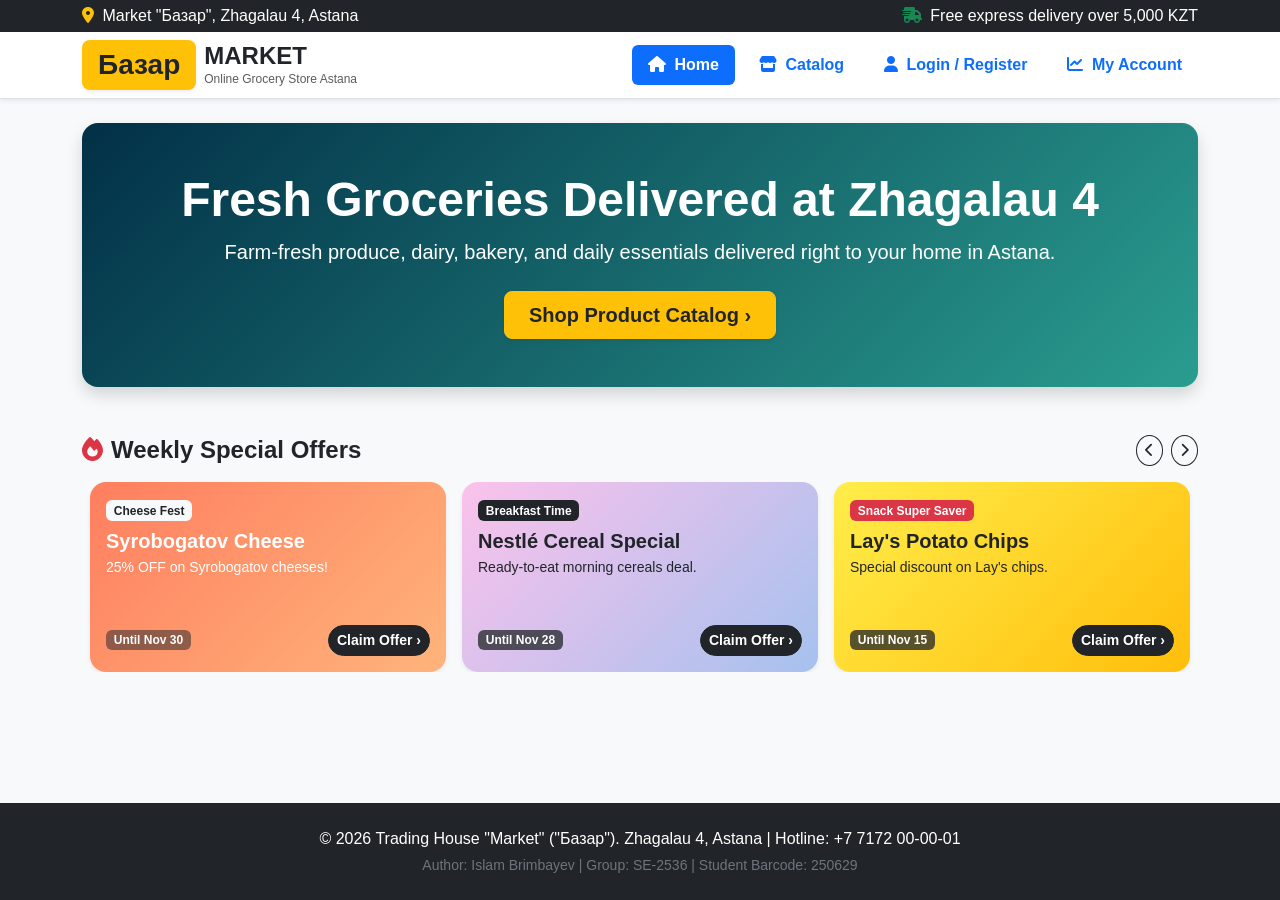
<file: index.html>
<!DOCTYPE html>
<html lang="en">
<head>
    <meta charset="UTF-8">
    <meta name="viewport" content="width=device-width, initial-scale=1.0">
    <title>Market ("Базар") - Grocery Store Astana</title>
    <link href="https://cdn.jsdelivr.net/npm/bootstrap@5.3.3/dist/css/bootstrap.min.css" rel="stylesheet">
    <link rel="stylesheet" href="https://cdnjs.cloudflare.com/ajax/libs/font-awesome/6.4.0/css/all.min.css">
    <link rel="stylesheet" href="css/style.css">
</head>
<body>

<div class="bg-dark text-white py-1 fs-7">
    <div class="container d-flex justify-content-between align-items-center">
        <span><i class="fa-solid fa-location-dot text-warning me-1"></i> Market "Базар", Zhagalau 4, Astana</span>
        <span><i class="fa-solid fa-truck-fast text-success me-1"></i> Free express delivery over 5,000 KZT</span>
    </div>
</div>
<header class="bg-white border-bottom sticky-top shadow-sm">
    <div class="container py-2">
        <div class="d-flex justify-content-between align-items-center flex-wrap gap-2">
            <a href="index.html" class="navbar-brand d-flex align-items-center gap-2 text-decoration-none">
                <div class="bg-warning text-dark rounded-3 px-3 py-1 fw-bold fs-3 shadow-sm">Базар</div>
                <div>
                    <h1 class="h4 fw-bold mb-0 text-dark">MARKET</h1>
                    <p class="small text-muted mb-0" style="font-size: 0.75rem;">Online Grocery Store Astana</p>
                </div>
            </a>

            <nav class="nav nav-pills gap-1 gap-md-2">
                <a class="nav-link fw-bold active" href="index.html"><i class="fa-solid fa-house me-1"></i> Home</a>
                <a class="nav-link fw-bold" href="catalog.html"><i class="fa-solid fa-store me-1"></i> Catalog</a>
                <a class="nav-link fw-bold" href="auth.html"><i class="fa-solid fa-user me-1"></i> Login / Register</a>
                <a class="nav-link fw-bold" href="dashboard.html"><i class="fa-solid fa-chart-line me-1"></i> My Account</a>
            </nav>
        </div>
    </div>
</header>

<main class="container my-4">
    <div class="bg-dark text-white p-4 p-md-5 rounded-4 mb-5 text-center shadow" style="background: linear-gradient(135deg, #023047, #2a9d8f);">
        <h2 class="display-5 fw-bold mb-2">Fresh Groceries Delivered at Zhagalau 4</h2>
        <p class="lead mb-4">Farm-fresh produce, dairy, bakery, and daily essentials delivered right to your home in Astana.</p>
        <a href="catalog.html" class="btn btn-warning btn-lg fw-bold text-dark px-4 shadow-sm">Shop Product Catalog &rsaquo;</a>
    </div>

    <section class="mb-5">
        <div class="d-flex justify-content-between align-items-center mb-3">
            <h2 class="h4 fw-bold mb-0"><i class="fa-solid fa-fire text-danger me-2"></i>Weekly Special Offers</h2>
            <div>
                <button class="btn btn-outline-dark btn-sm rounded-circle me-1" id="slider-prev-btn" aria-label="Previous"><i class="fa-solid fa-chevron-left"></i></button>
                <button class="btn btn-outline-dark btn-sm rounded-circle" id="slider-next-btn" aria-label="Next"><i class="fa-solid fa-chevron-right"></i></button>
            </div>
        </div>

        <div class="custom-slider-viewport" id="slider-viewport">
            <div class="custom-slider-track" id="slider-track">

                <div class="custom-slider-card">
                    <div class="promo-card p-3 text-white d-flex flex-column justify-content-between shadow-sm" style="background: linear-gradient(135deg, #ff7e5f, #feb47b);">
                        <div>
                            <span class="badge bg-light text-dark fw-bold mb-2">Cheese Fest</span>
                            <h3 class="h5 fw-bold mb-1">Syrobogatov Cheese</h3>
                            <p class="small mb-0 opacity-90">25% OFF on Syrobogatov cheeses!</p>
                        </div>
                        <div class="d-flex justify-content-between align-items-center mt-3">
                            <span class="badge bg-dark bg-opacity-50">Until Nov 30</span>
                            <button class="btn btn-dark btn-sm rounded-pill fw-bold offer-claim-btn" data-brand="Syrobogatov" data-category="Dairy & Eggs">Claim Offer &rsaquo;</button>
                        </div>
                    </div>
                </div>

                <div class="custom-slider-card">
                    <div class="promo-card p-3 text-dark d-flex flex-column justify-content-between shadow-sm" style="background: linear-gradient(135deg, #fbc2eb, #a6c1ee);">
                        <div>
                            <span class="badge bg-dark text-white fw-bold mb-2">Breakfast Time</span>
                            <h3 class="h5 fw-bold mb-1">Nestlé Cereal Special</h3>
                            <p class="small mb-0 opacity-90">Ready-to-eat morning cereals deal.</p>
                        </div>
                        <div class="d-flex justify-content-between align-items-center mt-3">
                            <span class="badge bg-dark bg-opacity-75">Until Nov 28</span>
                            <button class="btn btn-dark btn-sm rounded-pill fw-bold offer-claim-btn" data-brand="Nestlé" data-category="Pantry">Claim Offer &rsaquo;</button>
                        </div>
                    </div>
                </div>

                <div class="custom-slider-card">
                    <div class="promo-card p-3 text-dark d-flex flex-column justify-content-between shadow-sm" style="background: linear-gradient(135deg, #ffed4a, #ffbe0b);">
                        <div>
                            <span class="badge bg-danger text-white fw-bold mb-2">Snack Super Saver</span>
                            <h3 class="h5 fw-bold mb-1">Lay's Potato Chips</h3>
                            <p class="small mb-0 opacity-90">Special discount on Lay's chips.</p>
                        </div>
                        <div class="d-flex justify-content-between align-items-center mt-3">
                            <span class="badge bg-dark bg-opacity-75">Until Nov 15</span>
                            <button class="btn btn-dark btn-sm rounded-pill fw-bold offer-claim-btn" data-brand="Lay's" data-category="Snacks">Claim Offer &rsaquo;</button>
                        </div>
                    </div>
                </div>

                <div class="custom-slider-card">
                    <div class="promo-card p-3 text-white d-flex flex-column justify-content-between shadow-sm" style="background: linear-gradient(135deg, #11998e, #38ef7d);">
                        <div>
                            <span class="badge bg-light text-dark fw-bold mb-2">Farm Fresh</span>
                            <h3 class="h5 fw-bold mb-1">FoodMaster Dairy</h3>
                            <p class="small mb-0 opacity-90">Special price on FoodMaster milk & cottage cheese.</p>
                        </div>
                        <div class="d-flex justify-content-between align-items-center mt-3">
                            <span class="badge bg-dark bg-opacity-50">Until Nov 17</span>
                            <button class="btn btn-light btn-sm rounded-pill fw-bold offer-claim-btn" data-brand="FoodMaster" data-category="Dairy & Eggs">Claim Offer &rsaquo;</button>
                        </div>
                    </div>
                </div>

                <div class="custom-slider-card">
                    <div class="promo-card p-3 text-white d-flex flex-column justify-content-between shadow-sm" style="background: linear-gradient(135deg, #8e2de2, #4a00e0);">
                        <div>
                            <span class="badge bg-warning text-dark fw-bold mb-2">Fresh Bakery</span>
                            <h3 class="h5 fw-bold mb-1">Sultan Rice & Pasta</h3>
                            <p class="small mb-0 opacity-90">High quality durum wheat pasta & rice.</p>
                        </div>
                        <div class="d-flex justify-content-between align-items-center mt-3">
                            <span class="badge bg-dark bg-opacity-50">Until Nov 18</span>
                            <button class="btn btn-light btn-sm rounded-pill fw-bold offer-claim-btn" data-brand="Sultan" data-category="Pantry">Claim Offer &rsaquo;</button>
                        </div>
                    </div>
                </div>

                <div class="custom-slider-card">
                    <div class="promo-card p-3 text-white d-flex flex-column justify-content-between shadow-sm" style="background: linear-gradient(135deg, #ff416c, #ff4b2b);">
                        <div>
                            <span class="badge bg-light text-dark fw-bold mb-2">Protein Deal</span>
                            <h3 class="h5 fw-bold mb-1">Agro-Poultry Eggs</h3>
                            <p class="small mb-0 opacity-90">Fresh organic farm eggs on discount.</p>
                        </div>
                        <div class="d-flex justify-content-between align-items-center mt-3">
                            <span class="badge bg-dark bg-opacity-50">Until Nov 21</span>
                            <button class="btn btn-light btn-sm rounded-pill fw-bold offer-claim-btn" data-brand="Agro-Poultry" data-category="Dairy & Eggs">Claim Offer &rsaquo;</button>
                        </div>
                    </div>
                </div>

            </div>
        </div>
    </section>
</main>

<footer class="bg-dark text-white p-4 mt-auto">
    <div class="container text-center">
        <p class="mb-1">&copy; 2026 Trading House "Market" ("Базар"). Zhagalau 4, Astana | Hotline: +7 7172 00-00-01</p>
        <p class="mb-0 text-secondary small">Author: Islam Brimbayev | Group: SE-2536 | Student Barcode: 250629</p>
    </div>
</footer>

<script src="https://cdn.jsdelivr.net/npm/bootstrap@5.3.3/dist/js/bootstrap.bundle.min.js"></script>
<script src="https://code.jquery.com/jquery-3.7.1.min.js"></script>
<script src="js/main.js" defer></script>
<script src="js/home.js" defer></script>
</body>
</html>
</file>
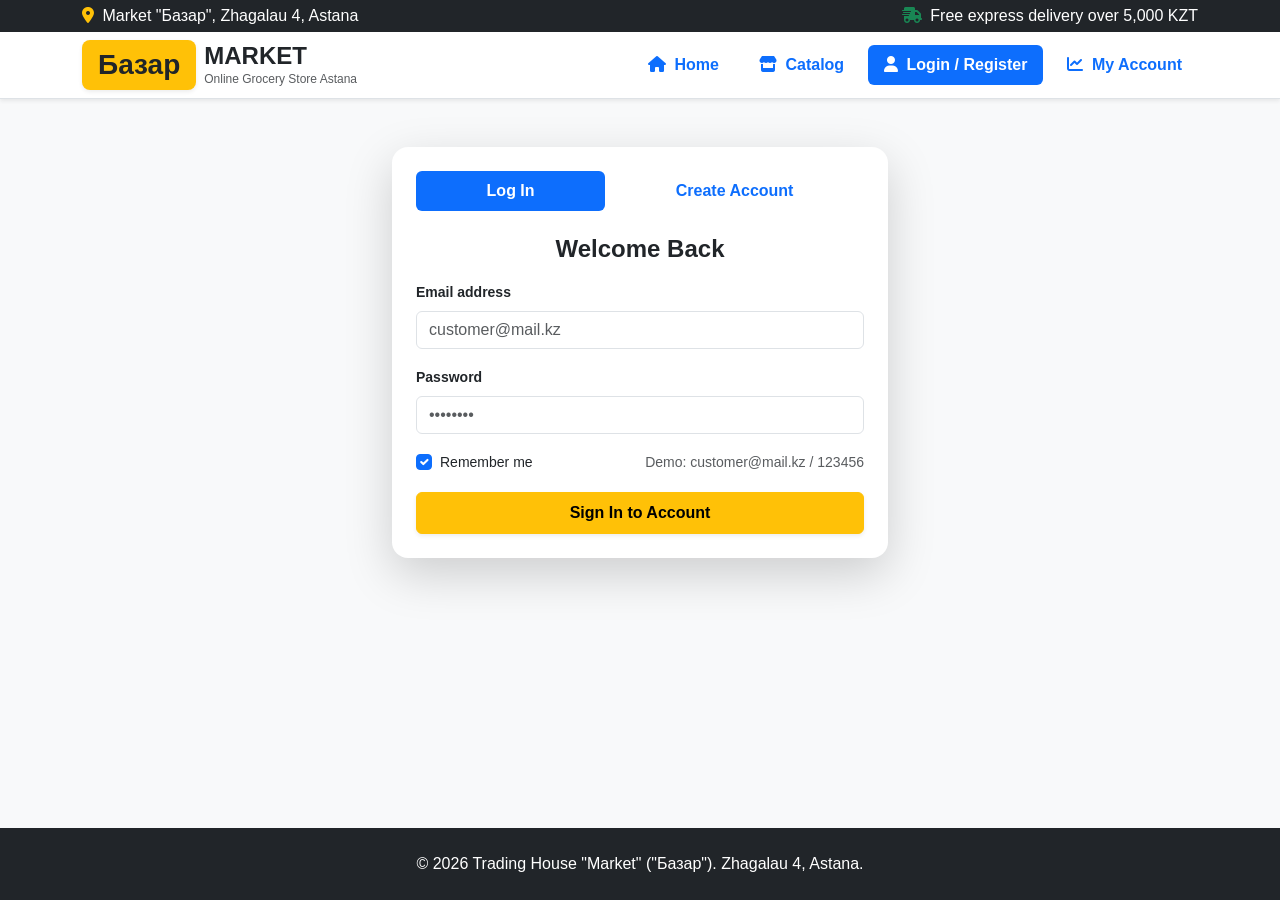
<file: auth.html>
<!DOCTYPE html>
<html lang="en">
<head>
    <meta charset="UTF-8">
    <meta name="viewport" content="width=device-width, initial-scale=1.0">
    <title>Login & Register - Market ("Базар")</title>
    <link href="https://cdn.jsdelivr.net/npm/bootstrap@5.3.3/dist/css/bootstrap.min.css" rel="stylesheet">
    <link rel="stylesheet" href="https://cdnjs.cloudflare.com/ajax/libs/font-awesome/6.4.0/css/all.min.css">
    <link rel="stylesheet" href="css/style.css">
</head>
<body class="bg-light">

<div class="bg-dark text-white py-1 fs-7">
    <div class="container d-flex justify-content-between align-items-center">
        <span><i class="fa-solid fa-location-dot text-warning me-1"></i> Market "Базар", Zhagalau 4, Astana</span>
        <span><i class="fa-solid fa-truck-fast text-success me-1"></i> Free express delivery over 5,000 KZT</span>
    </div>
</div>

<header class="bg-white border-bottom sticky-top shadow-sm">
    <div class="container py-2">
        <div class="d-flex justify-content-between align-items-center flex-wrap gap-2">
            <a href="index.html" class="navbar-brand d-flex align-items-center gap-2 text-decoration-none">
                <div class="bg-warning text-dark rounded-3 px-3 py-1 fw-bold fs-3 shadow-sm">Базар</div>
                <div>
                    <h1 class="h4 fw-bold mb-0 text-dark">MARKET</h1>
                    <p class="small text-muted mb-0" style="font-size: 0.75rem;">Online Grocery Store Astana</p>
                </div>
            </a>

            <nav class="nav nav-pills gap-1 gap-md-2">
                <a class="nav-link fw-bold" href="index.html"><i class="fa-solid fa-house me-1"></i> Home</a>
                <a class="nav-link fw-bold" href="catalog.html"><i class="fa-solid fa-store me-1"></i> Catalog</a>
                <a class="nav-link fw-bold active" href="auth.html"><i class="fa-solid fa-user me-1"></i> Login / Register</a>
                <a class="nav-link fw-bold" href="dashboard.html"><i class="fa-solid fa-chart-line me-1"></i> My Account</a>
            </nav>
        </div>
    </div>
</header>

<main class="container my-5" style="max-width: 520px;">
    <div class="card border-0 shadow-lg rounded-4 p-4">

        <div id="auth-alert" class="alert d-none mb-3" role="alert"></div>

        <ul class="nav nav-pills nav-fill mb-4" id="authTab" role="tablist">
            <li class="nav-item">
                <button class="nav-link active fw-bold" id="login-tab" data-bs-toggle="pill" data-bs-target="#login-pane">Log In</button>
            </li>
            <li class="nav-item">
                <button class="nav-link fw-bold" id="register-tab" data-bs-toggle="pill" data-bs-target="#register-pane">Create Account</button>
            </li>
        </ul>

        <div class="tab-content" id="authTabContent">

            <div class="tab-pane fade show active" id="login-pane">
                <h2 class="h4 fw-bold text-center mb-3">Welcome Back</h2>
                <form id="login-form">
                    <div class="mb-3">
                        <label for="login-email" class="form-label small fw-bold">Email address</label>
                        <input type="email" class="form-control" id="login-email" placeholder="customer@mail.kz" required>
                    </div>
                    <div class="mb-3">
                        <label for="login-password" class="form-label small fw-bold">Password</label>
                        <input type="password" class="form-control" id="login-password" placeholder="••••••••" required>
                    </div>
                    <div class="d-flex justify-content-between align-items-center mb-3">
                        <div class="form-check">
                            <input type="checkbox" class="form-check-input" id="rememberMe" checked>
                            <label class="form-check-label small" for="rememberMe">Remember me</label>
                        </div>
                        <span class="small text-muted">Demo: customer@mail.kz / 123456</span>
                    </div>
                    <button type="submit" class="btn btn-warning w-100 fw-bold py-2 shadow-sm">Sign In to Account</button>
                </form>
            </div>

            <div class="tab-pane fade" id="register-pane">
                <h2 class="h4 fw-bold text-center mb-3">New Consumer Account</h2>
                <form id="register-form">
                    <div class="mb-3">
                        <label for="reg-name" class="form-label small fw-bold">Full Name</label>
                        <input type="text" class="form-control" id="reg-name" placeholder="Name Surname" required>
                    </div>
                    <div class="mb-3">
                        <label for="reg-email" class="form-label small fw-bold">Email address</label>
                        <input type="email" class="form-control" id="reg-email" placeholder="customer@mail.kz" required>
                    </div>
                    <div class="mb-3">
                        <label for="reg-password" class="form-label small fw-bold">Password</label>
                        <input type="password" class="form-control" id="reg-password" placeholder="Minimum 6 characters" minlength="6" required>
                    </div>
                    <div class="form-check mb-3">
                        <input type="checkbox" class="form-check-input" id="termsCheck" required>
                        <label class="form-check-label small" for="termsCheck">I accept terms & conditions of Market ("Базар")</label>
                    </div>
                    <button type="submit" class="btn btn-warning w-100 fw-bold py-2 shadow-sm">Register Account</button>
                </form>
            </div>

        </div>

    </div>
</main>

<footer class="bg-dark text-white p-4 mt-auto">
    <div class="container text-center">
        <p class="mb-0">&copy; 2026 Trading House "Market" ("Базар"). Zhagalau 4, Astana.</p>
    </div>
</footer>

<script src="https://cdn.jsdelivr.net/npm/bootstrap@5.3.3/dist/js/bootstrap.bundle.min.js"></script>

<script src="https://code.jquery.com/jquery-3.7.1.min.js"></script>
<script src="js/main.js" defer></script>
<script src="js/auth.js" defer></script>
</body>
</html>
</file>
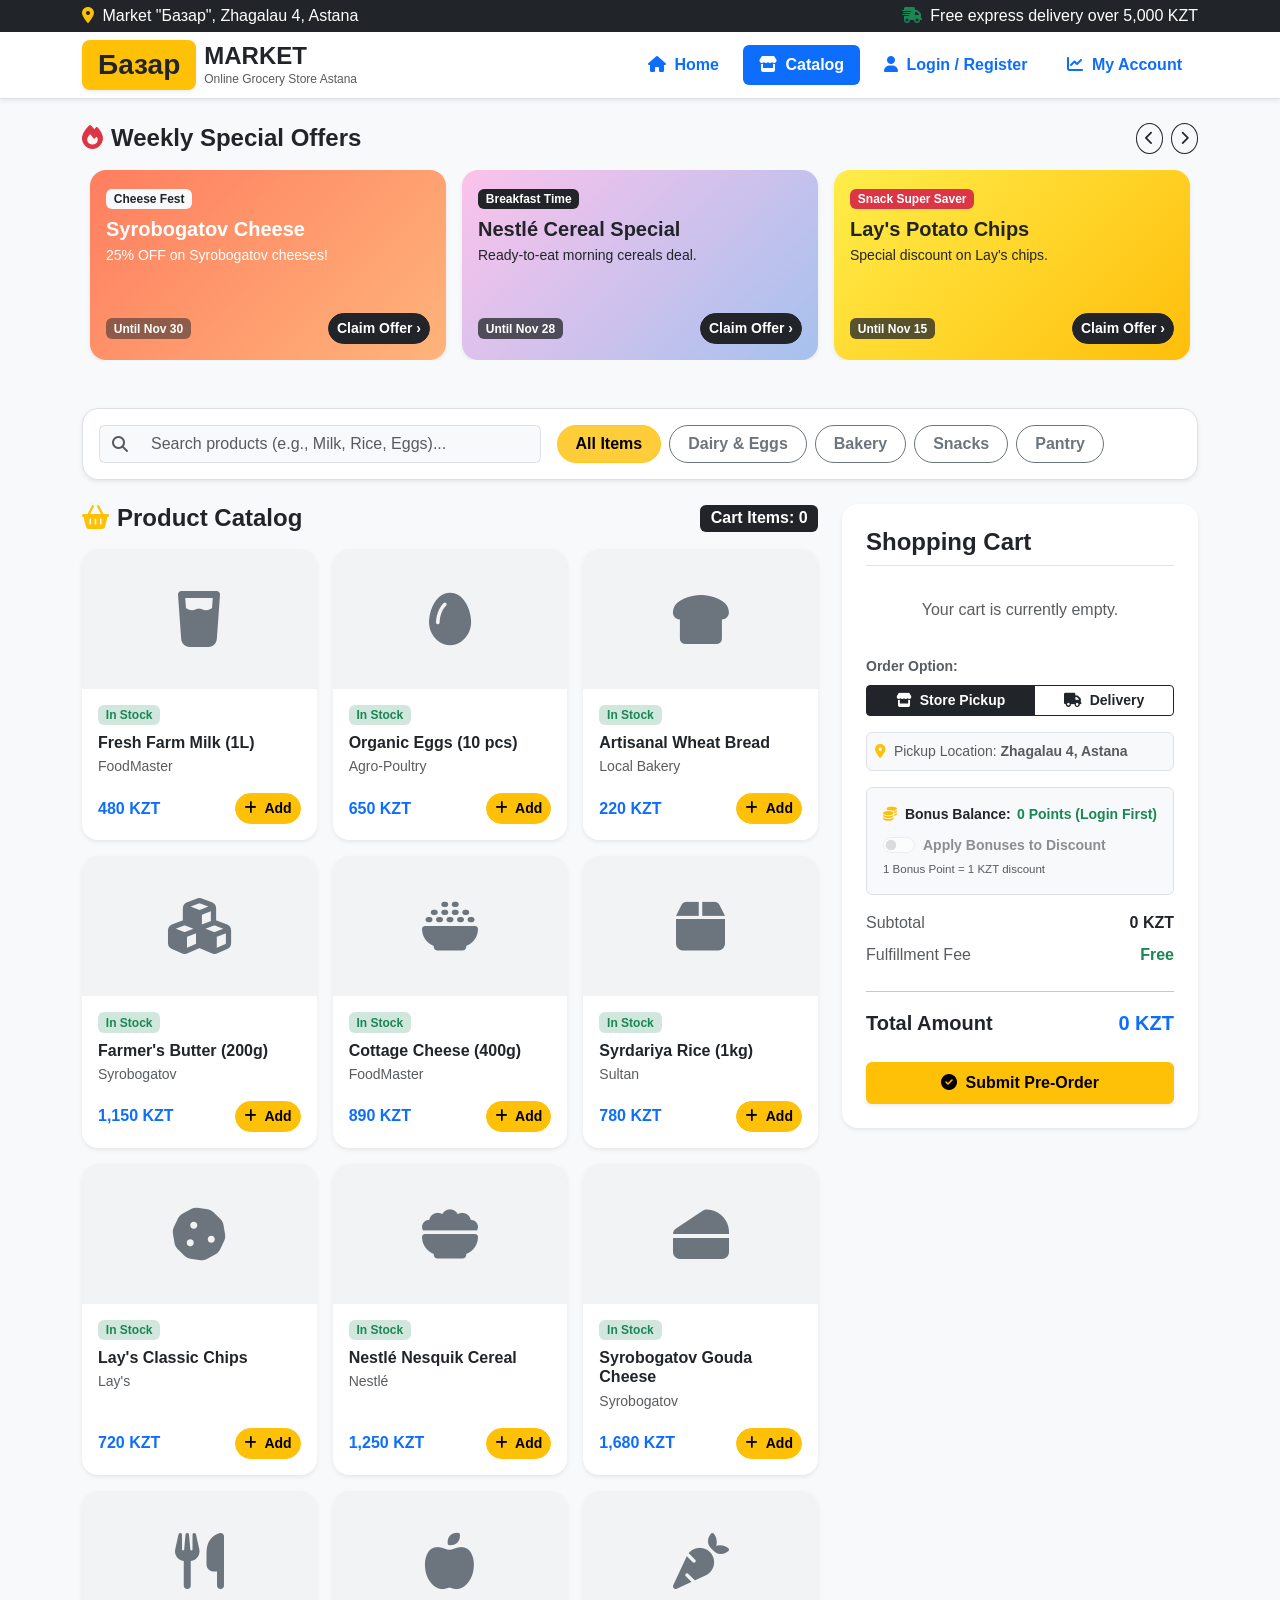
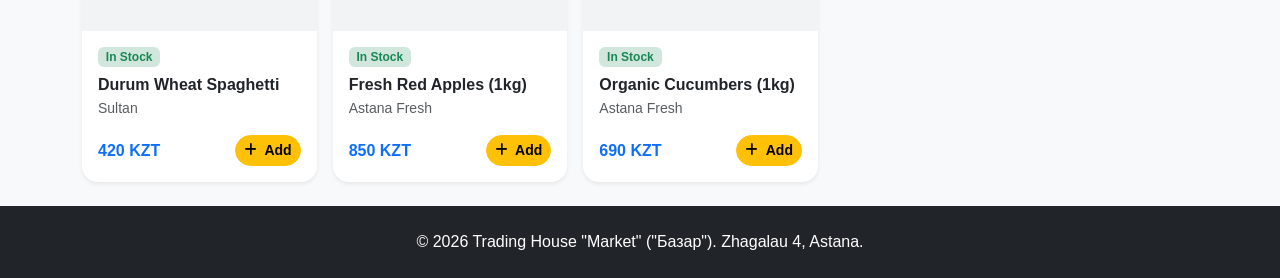
<file: catalog.html>
<!DOCTYPE html>
<html lang="en">
<head>
    <meta charset="UTF-8">
    <meta name="viewport" content="width=device-width, initial-scale=1.0">
    <title>Catalog - Market ("Базар")</title>
    <link href="https://cdn.jsdelivr.net/npm/bootstrap@5.3.3/dist/css/bootstrap.min.css" rel="stylesheet">
    <link rel="stylesheet" href="https://cdnjs.cloudflare.com/ajax/libs/font-awesome/6.4.0/css/all.min.css">
    <link rel="stylesheet" href="css/style.css">
</head>
<body>

<div class="bg-dark text-white py-1 fs-7">
    <div class="container d-flex justify-content-between align-items-center">
        <span><i class="fa-solid fa-location-dot text-warning me-1"></i> Market "Базар", Zhagalau 4, Astana</span>
        <span><i class="fa-solid fa-truck-fast text-success me-1"></i> Free express delivery over 5,000 KZT</span>
    </div>
</div>

<header class="bg-white border-bottom sticky-top shadow-sm">
    <div class="container py-2">
        <div class="d-flex justify-content-between align-items-center flex-wrap gap-2">
            <a href="index.html" class="navbar-brand d-flex align-items-center gap-2 text-decoration-none">
                <div class="bg-warning text-dark rounded-3 px-3 py-1 fw-bold fs-3 shadow-sm">Базар</div>
                <div>
                    <h1 class="h4 fw-bold mb-0 text-dark">MARKET</h1>
                    <p class="small text-muted mb-0" style="font-size: 0.75rem;">Online Grocery Store Astana</p>
                </div>
            </a>

            <nav class="nav nav-pills gap-1 gap-md-2">
                <a class="nav-link fw-bold" href="index.html"><i class="fa-solid fa-house me-1"></i> Home</a>
                <a class="nav-link fw-bold active" href="catalog.html"><i class="fa-solid fa-store me-1"></i> Catalog</a>
                <a class="nav-link fw-bold" href="auth.html"><i class="fa-solid fa-user me-1"></i> Login / Register</a>
                <a class="nav-link fw-bold" href="dashboard.html"><i class="fa-solid fa-chart-line me-1"></i> My Account</a>
            </nav>
        </div>
    </div>
</header>

<main class="container my-4">

    <section class="mb-5">
        <div class="d-flex justify-content-between align-items-center mb-3">
            <h2 class="h4 fw-bold mb-0"><i class="fa-solid fa-fire text-danger me-2"></i>Weekly Special Offers</h2>
            <div>
                <button class="btn btn-outline-dark btn-sm rounded-circle me-1" id="slider-prev-btn" aria-label="Previous"><i class="fa-solid fa-chevron-left"></i></button>
                <button class="btn btn-outline-dark btn-sm rounded-circle" id="slider-next-btn" aria-label="Next"><i class="fa-solid fa-chevron-right"></i></button>
            </div>
        </div>

        <div class="custom-slider-viewport" id="slider-viewport">
            <div class="custom-slider-track" id="slider-track">

                <div class="custom-slider-card">
                    <div class="promo-card p-3 text-white d-flex flex-column justify-content-between shadow-sm" style="background: linear-gradient(135deg, #ff7e5f, #feb47b);">
                        <div>
                            <span class="badge bg-light text-dark fw-bold mb-2">Cheese Fest</span>
                            <h3 class="h5 fw-bold mb-1">Syrobogatov Cheese</h3>
                            <p class="small mb-0 opacity-90">25% OFF on Syrobogatov cheeses!</p>
                        </div>
                        <div class="d-flex justify-content-between align-items-center mt-3">
                            <span class="badge bg-dark bg-opacity-50">Until Nov 30</span>
                            <button class="btn btn-dark btn-sm rounded-pill fw-bold offer-claim-btn" data-brand="Syrobogatov" data-category="Dairy & Eggs">Claim Offer &rsaquo;</button>
                        </div>
                    </div>
                </div>

                <div class="custom-slider-card">
                    <div class="promo-card p-3 text-dark d-flex flex-column justify-content-between shadow-sm" style="background: linear-gradient(135deg, #fbc2eb, #a6c1ee);">
                        <div>
                            <span class="badge bg-dark text-white fw-bold mb-2">Breakfast Time</span>
                            <h3 class="h5 fw-bold mb-1">Nestlé Cereal Special</h3>
                            <p class="small mb-0 opacity-90">Ready-to-eat morning cereals deal.</p>
                        </div>
                        <div class="d-flex justify-content-between align-items-center mt-3">
                            <span class="badge bg-dark bg-opacity-75">Until Nov 28</span>
                            <button class="btn btn-dark btn-sm rounded-pill fw-bold offer-claim-btn" data-brand="Nestlé" data-category="Pantry">Claim Offer &rsaquo;</button>
                        </div>
                    </div>
                </div>

                <div class="custom-slider-card">
                    <div class="promo-card p-3 text-dark d-flex flex-column justify-content-between shadow-sm" style="background: linear-gradient(135deg, #ffed4a, #ffbe0b);">
                        <div>
                            <span class="badge bg-danger text-white fw-bold mb-2">Snack Super Saver</span>
                            <h3 class="h5 fw-bold mb-1">Lay's Potato Chips</h3>
                            <p class="small mb-0 opacity-90">Special discount on Lay's chips.</p>
                        </div>
                        <div class="d-flex justify-content-between align-items-center mt-3">
                            <span class="badge bg-dark bg-opacity-75">Until Nov 15</span>
                            <button class="btn btn-dark btn-sm rounded-pill fw-bold offer-claim-btn" data-brand="Lay's" data-category="Snacks">Claim Offer &rsaquo;</button>
                        </div>
                    </div>
                </div>

                <div class="custom-slider-card">
                    <div class="promo-card p-3 text-white d-flex flex-column justify-content-between shadow-sm" style="background: linear-gradient(135deg, #11998e, #38ef7d);">
                        <div>
                            <span class="badge bg-light text-dark fw-bold mb-2">Farm Fresh</span>
                            <h3 class="h5 fw-bold mb-1">FoodMaster Dairy</h3>
                            <p class="small mb-0 opacity-90">Special price on FoodMaster milk & cottage cheese.</p>
                        </div>
                        <div class="d-flex justify-content-between align-items-center mt-3">
                            <span class="badge bg-dark bg-opacity-50">Until Nov 17</span>
                            <button class="btn btn-light btn-sm rounded-pill fw-bold offer-claim-btn" data-brand="FoodMaster" data-category="Dairy & Eggs">Claim Offer &rsaquo;</button>
                        </div>
                    </div>
                </div>

                <div class="custom-slider-card">
                    <div class="promo-card p-3 text-white d-flex flex-column justify-content-between shadow-sm" style="background: linear-gradient(135deg, #8e2de2, #4a00e0);">
                        <div>
                            <span class="badge bg-warning text-dark fw-bold mb-2">Fresh Bakery</span>
                            <h3 class="h5 fw-bold mb-1">Sultan Rice & Pasta</h3>
                            <p class="small mb-0 opacity-90">High quality durum wheat pasta & rice.</p>
                        </div>
                        <div class="d-flex justify-content-between align-items-center mt-3">
                            <span class="badge bg-dark bg-opacity-50">Until Nov 18</span>
                            <button class="btn btn-light btn-sm rounded-pill fw-bold offer-claim-btn" data-brand="Sultan" data-category="Pantry">Claim Offer &rsaquo;</button>
                        </div>
                    </div>
                </div>

                <div class="custom-slider-card">
                    <div class="promo-card p-3 text-white d-flex flex-column justify-content-between shadow-sm" style="background: linear-gradient(135deg, #ff416c, #ff4b2b);">
                        <div>
                            <span class="badge bg-light text-dark fw-bold mb-2">Protein Deal</span>
                            <h3 class="h5 fw-bold mb-1">Agro-Poultry Eggs</h3>
                            <p class="small mb-0 opacity-90">Fresh organic farm eggs on discount.</p>
                        </div>
                        <div class="d-flex justify-content-between align-items-center mt-3">
                            <span class="badge bg-dark bg-opacity-50">Until Nov 21</span>
                            <button class="btn btn-light btn-sm rounded-pill fw-bold offer-claim-btn" data-brand="Agro-Poultry" data-category="Dairy & Eggs">Claim Offer &rsaquo;</button>
                        </div>
                    </div>
                </div>

            </div>
        </div>
    </section>

    <section class="bg-white p-3 rounded-4 shadow-sm mb-4 border" id="catalog-section-header">
        <div class="row g-3 align-items-center">
            <div class="col-12 col-md-5">
                <div class="input-group">
                    <span class="input-group-text bg-light border-end-0"><i class="fa-solid fa-magnifying-glass text-muted"></i></span>
                    <input type="text" id="catalog-search-input" class="form-control bg-light border-start-0" placeholder="Search products (e.g., Milk, Rice, Eggs)...">
                </div>
            </div>

            <div class="col-12 col-md-7 d-flex gap-2 overflow-x-auto pb-2 pb-md-0" id="category-btn-group">
                <button class="btn btn-warning category-btn active">All Items</button>
                <button class="btn btn-outline-secondary category-btn">Dairy & Eggs</button>
                <button class="btn btn-outline-secondary category-btn">Bakery</button>
                <button class="btn btn-outline-secondary category-btn">Snacks</button>
                <button class="btn btn-outline-secondary category-btn">Pantry</button>
            </div>
        </div>
    </section>

    <div class="row g-4">
        <div class="col-12 col-lg-8">
            <div class="d-flex justify-content-between align-items-center mb-3">
                <h2 class="h4 fw-bold mb-0"><i class="fa-solid fa-basket-shopping text-warning me-2"></i>Product Catalog</h2>
                <span class="badge bg-dark fs-6" id="cart-count-badge">Cart Items: 0</span>
            </div>

            <div class="row g-3" id="products-grid">
            </div>
        </div>

        <div class="col-12 col-lg-4">
            <div class="card border-0 shadow-sm rounded-4 p-4" style="position: sticky; top: 80px; max-height: calc(100vh - 130px); overflow-y: auto;">
                <h4 class="fw-bold mb-3 border-bottom pb-2">Shopping Cart</h4>

                <ul class="list-group list-group-flush mb-3" id="cart-items-list">
                    <li class="list-group-item text-muted text-center py-3">Your cart is currently empty.</li>
                </ul>

                <div class="mb-3">
                    <label class="form-label small fw-bold text-muted">Order Option:</label>
                    <div class="btn-group w-100" role="group">
                        <input type="radio" class="btn-check" name="fulfillment" id="method-pickup" value="pickup" checked>
                        <label class="btn btn-outline-dark btn-sm fw-bold" for="method-pickup">
                            <i class="fa-solid fa-store me-1"></i> Store Pickup
                        </label>

                        <input type="radio" class="btn-check" name="fulfillment" id="method-delivery" value="delivery">
                        <label class="btn btn-outline-dark btn-sm fw-bold" for="method-delivery">
                            <i class="fa-solid fa-truck me-1"></i> Delivery
                        </label>
                    </div>
                </div>

                <div id="delivery-address-container" class="mb-3 d-none">
                    <label for="delivery-address" class="form-label small fw-bold">Delivery Address in Astana:</label>
                    <input type="text" class="form-control form-control-sm" id="delivery-address" placeholder="e.g. Mangilik El 18, Apt 45">
                </div>

                <div id="pickup-info-container" class="mb-3 p-2 bg-light rounded border text-muted small">
                    <i class="fa-solid fa-location-dot text-warning me-1"></i> Pickup Location: <strong>Zhagalau 4, Astana</strong>
                </div>

                <div class="bg-light p-3 rounded border mb-3">
                    <div class="d-flex justify-content-between align-items-center mb-1">
                        <span class="small fw-bold text-dark"><i class="fa-solid fa-coins text-warning me-1"></i> Bonus Balance:</span>
                        <strong class="small text-success" id="user-bonus-balance">0 Points</strong>
                    </div>

                    <div class="form-check form-switch mt-2">
                        <input class="form-check-input" type="checkbox" id="use-bonuses-toggle">
                        <label class="form-check-label small fw-bold" for="use-bonuses-toggle">
                            Apply Bonuses to Discount
                        </label>
                    </div>
                    <p class="small text-muted mb-0 mt-1" style="font-size: 0.72rem;">1 Bonus Point = 1 KZT discount</p>
                </div>

                <div class="d-flex justify-content-between mb-2">
                    <span class="text-muted">Subtotal</span>
                    <span class="fw-bold" id="cart-subtotal">0 KZT</span>
                </div>

                <div class="d-flex justify-content-between mb-2">
                    <span class="text-muted" id="delivery-label-text">Fulfillment Fee</span>
                    <span class="fw-bold text-success" id="cart-delivery">Free</span>
                </div>

                <div class="d-flex justify-content-between mb-3 text-danger d-none" id="bonus-discount-row">
                    <span class="small fw-bold"><i class="fa-solid fa-tag me-1"></i> Bonus Discount</span>
                    <span class="fw-bold" id="cart-bonus-discount">-0 KZT</span>
                </div>

                <hr>

                <div class="d-flex justify-content-between mb-4 fs-5 fw-bold">
                    <span>Total Amount</span>
                    <span class="text-primary" id="cart-total">0 KZT</span>
                </div>

                <button class="btn btn-warning w-100 fw-bold py-2 shadow-sm" id="checkout-btn">
                    <i class="fa-solid fa-check-circle me-1"></i> Submit Pre-Order
                </button>
            </div>
        </div>
    </div>
</main>

<footer class="bg-dark text-white p-4 mt-auto">
    <div class="container text-center">
        <p class="mb-0">&copy; 2026 Trading House "Market" ("Базар"). Zhagalau 4, Astana.</p>
    </div>
</footer>

<script src="https://cdn.jsdelivr.net/npm/bootstrap@5.3.3/dist/js/bootstrap.bundle.min.js"></script>
<script src="https://code.jquery.com/jquery-3.7.1.min.js"></script>
<script src="js/main.js" defer></script>
<script src="js/catalog.js" defer></script>
</body>
</html>
</file>
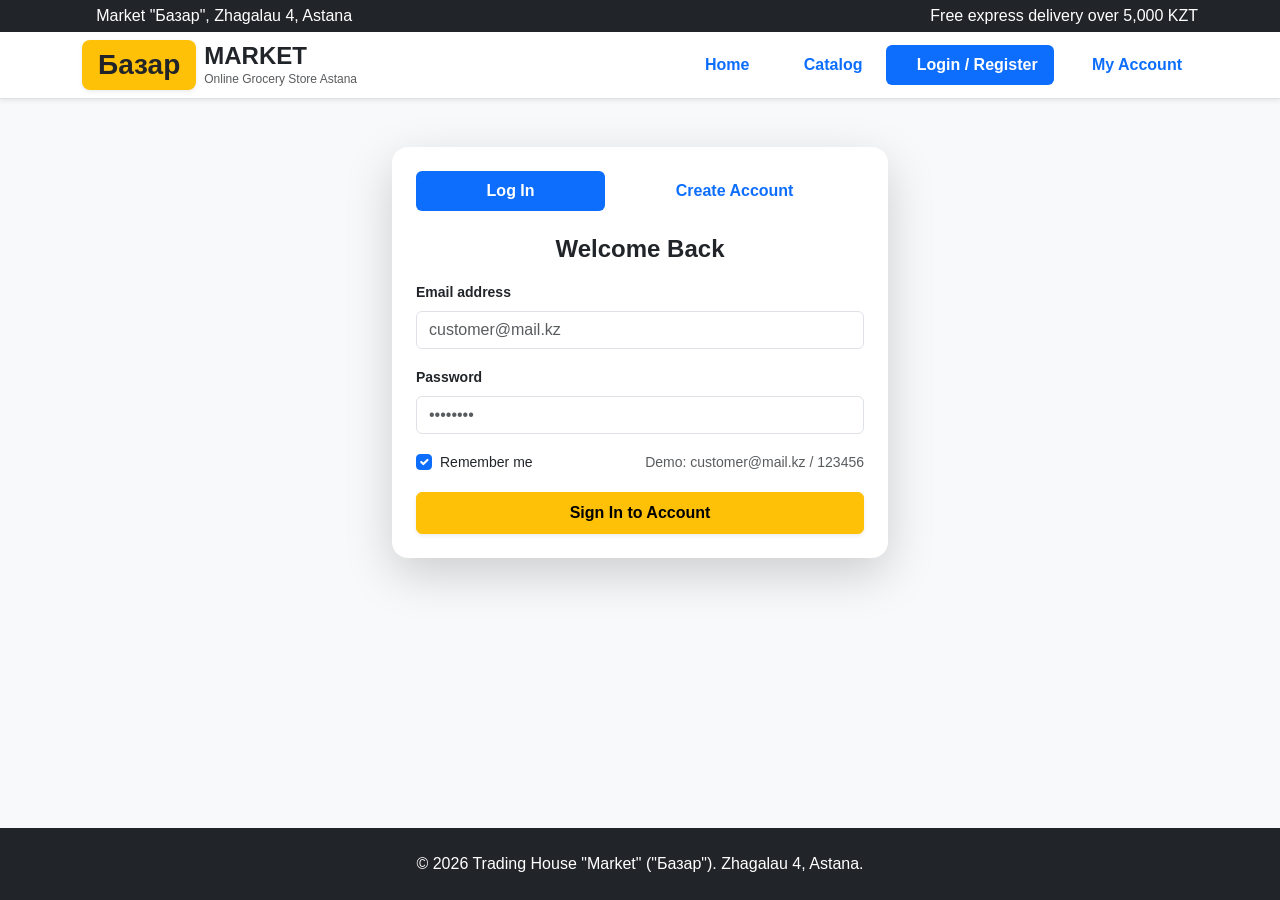
<file: dashboard.html>
<!DOCTYPE html>
<html lang="en">
<head>
    <meta charset="UTF-8">
    <meta name="viewport" content="width=device-width, initial-scale=1.0">
    <title>My Account - Market ("Базар")</title>
    <link href="https://cdn.jsdelivr.net/npm/bootstrap@5.3.3/dist/css/bootstrap.min.css" rel="stylesheet">
    <link rel="stylesheet" href="https://cdnjs.cloudflare.com/ajax/libs/font-awesome/6.4.0/css/all.min.css">
    <link rel="stylesheet" href="css/style.css">
</head>
<body class="bg-light">

<div class="bg-dark text-white py-1 fs-7">
    <div class="container d-flex justify-content-between align-items-center">
        <span><i class="fa-solid fa-location-dot text-warning me-1"></i> Market "Базар", Zhagalau 4, Astana</span>
        <span><i class="fa-solid fa-truck-fast text-success me-1"></i> Free express delivery over 5,000 KZT</span>
    </div>
</div>

<header class="bg-white border-bottom sticky-top shadow-sm">
    <div class="container py-2">
        <div class="d-flex justify-content-between align-items-center flex-wrap gap-2">
            <a href="index.html" class="navbar-brand d-flex align-items-center gap-2 text-decoration-none">
                <div class="bg-warning text-dark rounded-3 px-3 py-1 fw-bold fs-3 shadow-sm">Базар</div>
                <div>
                    <h1 class="h4 fw-bold mb-0 text-dark">MARKET</h1>
                    <p class="small text-muted mb-0" style="font-size: 0.75rem;">Online Grocery Store Astana</p>
                </div>
            </a>

            <nav class="nav nav-pills gap-1 gap-md-2">
                <a class="nav-link fw-bold" href="index.html"><i class="fa-solid fa-house me-1"></i> Home</a>
                <a class="nav-link fw-bold" href="catalog.html"><i class="fa-solid fa-store me-1"></i> Catalog</a>
                <a class="nav-link fw-bold" href="auth.html" id="auth-nav-link"><i class="fa-solid fa-user me-1"></i> Login / Register</a>
                <a class="nav-link fw-bold active" href="dashboard.html"><i class="fa-solid fa-chart-line me-1"></i> My Account</a>
            </nav>
        </div>
    </div>
</header>

<main class="container my-5">
    <div class="row g-4">

        <div class="col-12 col-md-4">
            <div class="card border-0 shadow-sm rounded-4 p-4 text-center">
                <div class="bg-warning text-dark rounded-circle mx-auto d-flex align-items-center justify-content-center fw-bold fs-2 mb-3" id="profile-avatar" style="width: 80px; height: 80px;">
                    --
                </div>
                <h3 class="h5 fw-bold mb-1" id="profile-name">Guest User</h3>
                <p class="text-muted small mb-3" id="profile-email">not logged in</p>

                <div class="bg-light p-3 rounded-3 mb-3 text-start border">
                    <p class="small text-muted mb-1">Preferred Pickup Location:</p>
                    <strong class="d-block mb-2">Zhagalau 4, Astana</strong>
                    <p class="small text-muted mb-1">Bonus Balance:</p>
                    <span class="badge bg-success fs-6"><i class="fa-solid fa-coins me-1"></i> <span id="profile-bonus">0</span> Bonus KZT</span>
                </div>

                <button id="sign-out-btn" class="btn btn-outline-danger btn-sm w-100 fw-bold">
                    <i class="fa-solid fa-right-from-bracket me-1"></i> Sign Out
                </button>
            </div>
        </div>

        <div class="col-12 col-md-8">
            <div class="card border-0 shadow-sm rounded-4 p-4">
                <h3 class="h4 fw-bold mb-3"><i class="fa-solid fa-clock-rotate-left me-2 text-warning"></i>Recent Grocery Orders</h3>

                <div class="table-responsive">
                    <table class="table table-hover align-middle">
                        <thead class="table-light">
                        <tr>
                            <th>Order ID</th>
                            <th>Date</th>
                            <th>Items</th>
                            <th>Total</th>
                            <th>Status</th>
                        </tr>
                        </thead>
                        <tbody>
                        <tr>
                            <td class="fw-bold">#BZ-98234</td>
                            <td class="text-muted small">24.10.2026</td>
                            <td>Farm Milk (1L), Eggs (10 pcs)</td>
                            <td class="fw-bold text-primary">1,130 KZT</td>
                            <td><span class="badge bg-success-subtle text-success">Ready for Pickup</span></td>
                        </tr>
                        <tr>
                            <td class="fw-bold">#BZ-78210</td>
                            <td class="text-muted small">18.10.2026</td>
                            <td>Artisanal Wheat Bread, Butter</td>
                            <td class="fw-bold text-primary">1,370 KZT</td>
                            <td><span class="badge bg-secondary-subtle text-secondary">Delivered</span></td>
                        </tr>
                        </tbody>
                    </table>
                </div>

            </div>
        </div>

    </div>
</main>

<footer class="bg-dark text-white p-4 mt-auto">
    <div class="container text-center">
        <p class="mb-0">&copy; 2026 Trading House "Market" ("Базар"). Zhagalau 4, Astana.</p>
    </div>
</footer>

<script src="https://cdn.jsdelivr.net/npm/bootstrap@5.3.3/dist/js/bootstrap.bundle.min.js"></script>
<script src="https://code.jquery.com/jquery-3.7.1.min.js"></script>
<script src="js/main.js" defer></script>
<script src="js/dashboard.js" defer></script>
</body>
</html>
</file>
<file: css/style.css>
:root {
    --primary-color: #ffb703;
    --secondary-color: #023047;
    --accent-color: #2a9d8f;
    --light-bg: #f8f9fa;
}

body {
    font-family: 'Segoe UI', Tahoma, Geneva, Verdana, sans-serif;
    background-color: var(--light-bg);
    color: #212529;
    display: flex;
    flex-direction: column;
    min-height: 100vh;
}

main {
    flex: 1;
}

.custom-slider-viewport {
    overflow: hidden;
    width: 100%;
    border-radius: 1rem;
}

.custom-slider-track {
    display: flex;
    transition: transform 0.6s cubic-bezier(0.25, 1, 0.5, 1);
    width: 100%;
}

.custom-slider-card {
    flex: 0 0 33.333333%;
    max-width: 33.333333%;
    padding: 0 8px;
    box-sizing: border-box;
}

@media (max-width: 768px) {
    .custom-slider-card {
        flex: 0 0 100%;
        max-width: 100%;
    }
}

.promo-card {
    min-height: 190px;
    border-radius: 1rem;
    transition: transform 0.2s ease-in-out;
}

.promo-card:hover {
    transform: translateY(-3px);
}

.product-card {
    transition: all 0.3s ease;
    border: 1px solid rgba(0, 0, 0, 0.08);
    border-radius: 1rem;
}

.product-card:hover {
    transform: translateY(-5px);
    box-shadow: 0 10px 20px rgba(0, 0, 0, 0.08) !important;
}

.product-img-wrapper {
    height: 140px;
    background: #f1f3f5;
    border-top-left-radius: 1rem;
    border-top-right-radius: 1rem;
    display: flex;
    align-items: center;
    justify-content: center;
    font-size: 3.5rem;
    color: #6c757d;
}

.category-btn {
    border-radius: 20px;
    padding: 6px 18px;
    font-weight: 600;
    white-space: nowrap;
}

.cart-badge {
    font-size: 0.75rem;
}
</file>
